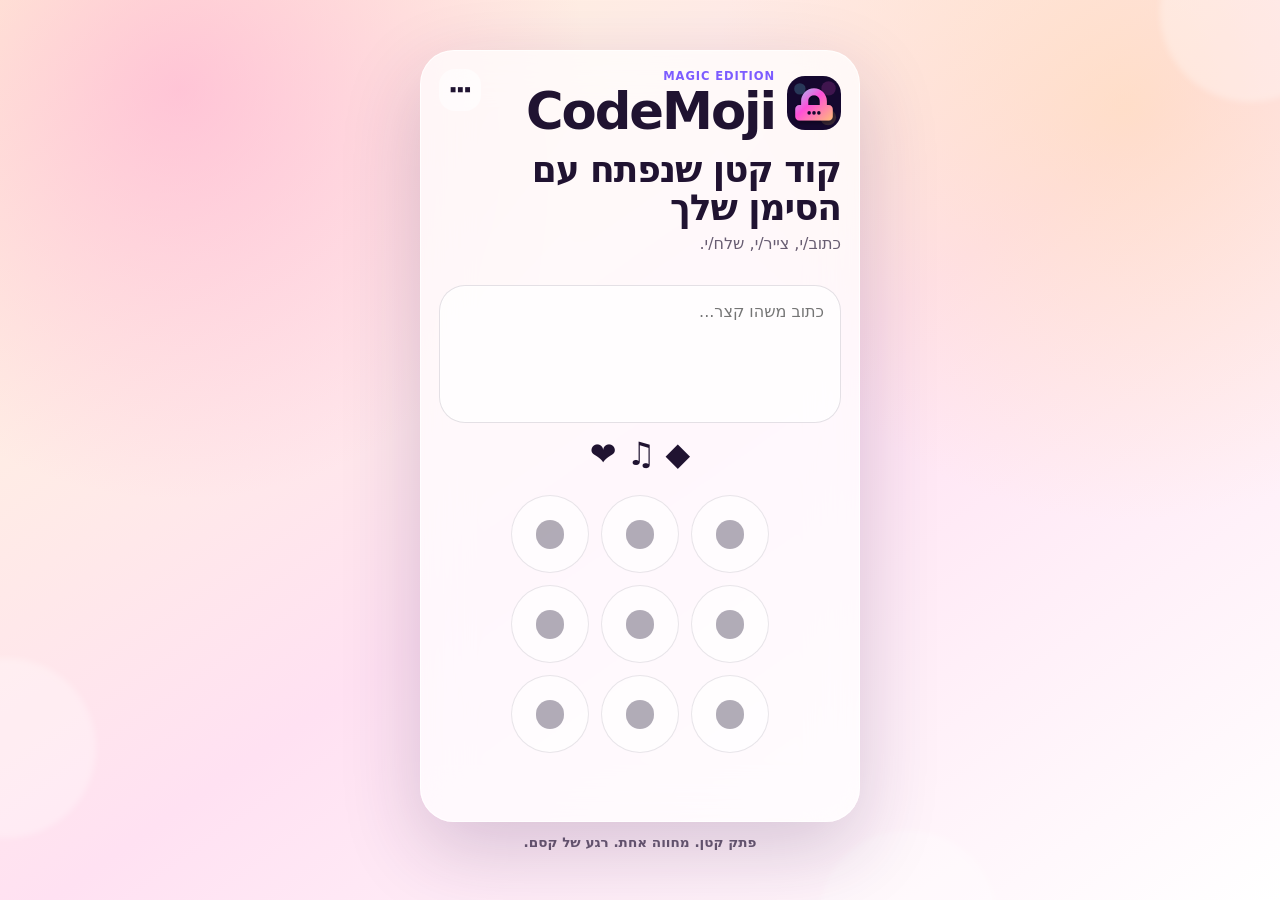
<file: index.html>
<!doctype html>
<html lang="he" dir="rtl">
<head>
  <meta charset="utf-8" />
  <meta name="viewport" content="width=device-width, initial-scale=1, viewport-fit=cover" />
  <title>CodeMoji - קוד קטן שנפתח עם הסימן שלך</title>
  <meta name="description" content="CodeMoji - הודעה קטנה לחברים סקרנים שנפתחת עם סימן אישי במכשיר." />
  <meta name="theme-color" content="#fff6d8" />
  <meta name="apple-mobile-web-app-capable" content="yes" />
  <meta name="apple-mobile-web-app-title" content="CodeMoji" />
  <meta name="apple-mobile-web-app-status-bar-style" content="default" />
  <link rel="manifest" href="manifest.webmanifest?v=magic-state-machine-20260512" />
  <link rel="icon" href="assets/icon.svg" type="image/svg+xml" />
  <link rel="apple-touch-icon" href="assets/icon.svg" />
  <link rel="stylesheet" href="styles.css?v=magic-state-machine-20260512" />
  <script defer src="config.js?v=magic-state-machine-20260512"></script>
  <script defer src="app.js?v=magic-state-machine-20260512"></script>
</head>
<body>
  <div class="ambient" aria-hidden="true">
    <span class="bubble bubble-a"></span>
    <span class="bubble bubble-b"></span>
    <span class="bubble bubble-c"></span>
  </div>

  <main id="mainApp" class="app-shell">
    <section id="appCard" class="codemoji-card glass" aria-live="polite">
      <header class="card-head">
        <div class="brand-line">
          <img src="assets/icon.svg" class="logo" alt="CodeMoji" />
          <div>
            <p class="eyebrow">Magic Edition</p>
            <h1>CodeMoji</h1>
          </div>
        </div>
        <button id="settingsBtn" class="mini-btn" type="button" aria-label="איפוס סימן">⋯</button>
      </header>

      <div class="card-copy">
        <h2 id="cardTitle">קוד קטן שנפתח עם הסימן שלך</h2>
        <p id="cardSubtitle">כתוב/י, צייר/י, שלח/י.</p>
      </div>

      <div id="dynamicArea" class="dynamic-area"></div>

      <button id="primaryBtn" class="primary-btn wide" type="button">התחלה</button>

      <div id="secondaryRow" class="secondary-row"></div>

      <div id="statusLine" class="status-line"></div>
    </section>

    <p class="footer-note">
      פתק קטן. מחווה אחת. רגע של קסם.
    </p>
  </main>

  <template id="patternTemplate">
    <div class="pattern-wrap">
      <div class="pattern-grid" data-pattern-grid></div>
      <div class="pattern-readout" data-pattern-readout>בחר/י לפחות 4 נקודות</div>
    </div>
  </template>
</body>
</html>
</file>
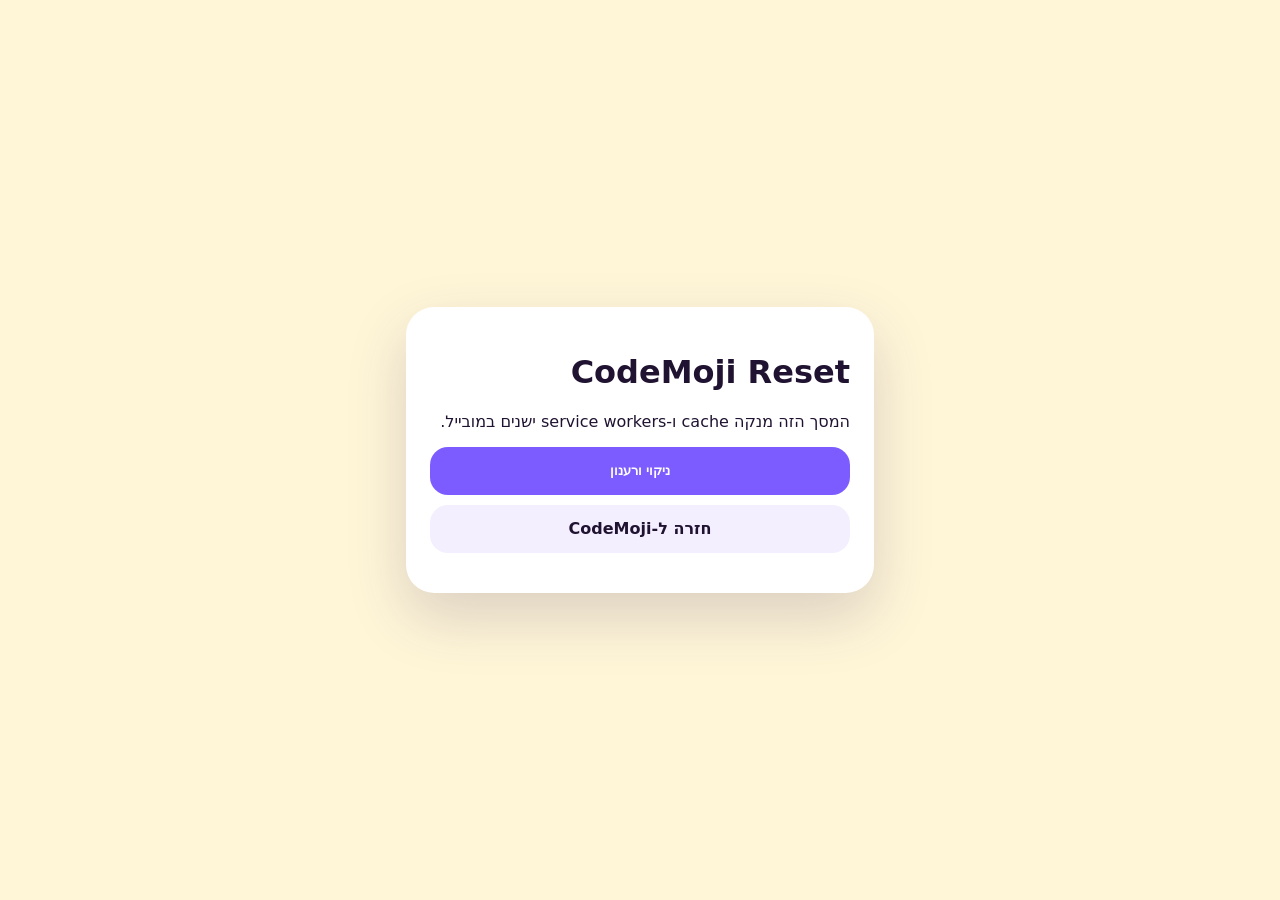
<file: reset.html>
<!doctype html>
<html lang="he" dir="rtl">
<head>
  <meta charset="utf-8" />
  <meta name="viewport" content="width=device-width, initial-scale=1" />
  <title>CodeMoji Reset</title>
  <style>
    body { margin:0; min-height:100svh; display:grid; place-items:center; font-family:system-ui,Arial,sans-serif; background:#fff6d8; color:#201331; }
    main { width:min(420px, calc(100% - 24px)); padding:24px; border-radius:28px; background:white; box-shadow:0 24px 60px rgba(53,32,86,.18); }
    button,a { display:grid; place-items:center; min-height:48px; border-radius:18px; border:0; font-weight:900; text-decoration:none; }
    button { width:100%; background:#7c5cff; color:white; }
    a { margin-top:10px; background:#f3efff; color:#201331; }
  </style>
</head>
<body>
  <main>
    <h1>CodeMoji Reset</h1>
    <p>המסך הזה מנקה cache ו-service workers ישנים במובייל.</p>
    <button id="resetBtn">ניקוי ורענון</button>
    <a href="./?v=cm8-reset">חזרה ל-CodeMoji</a>
    <p id="status"></p>
  </main>
  <script>
    const status = document.getElementById("status");
    document.getElementById("resetBtn").onclick = async () => {
      try {
        if ("serviceWorker" in navigator) {
          const regs = await navigator.serviceWorker.getRegistrations();
          await Promise.all(regs.map((r) => r.unregister()));
        }
        if ("caches" in window) {
          const keys = await caches.keys();
          await Promise.all(keys.map((k) => caches.delete(k)));
        }
        status.textContent = "נוקה. חוזרים לגרסה החדשה.";
        location.href = "./?v=cm8-clean";
      } catch {
        status.textContent = "ניקוי חלקי. נסה/י רענון ידני.";
      }
    };
  </script>
</body>
</html>
</file>
<file: styles.css>
:root {
  --ink: #201331;
  --muted: rgba(32, 19, 49, .68);
  --quiet: rgba(32, 19, 49, .48);
  --card: rgba(255, 255, 255, .74);
  --stroke: rgba(255, 255, 255, .82);
  --shadow: 0 28px 80px rgba(53, 32, 86, .20);
  --accent-a: #ff7ac8;
  --accent-b: #7c5cff;
  --accent-c: #66e7ff;
  --soft: rgba(255, 255, 255, .54);
  --danger: #b0004b;
}

* { box-sizing: border-box; }

html, body {
  min-height: 100%;
  min-height: 100svh;
}

body {
  margin: 0;
  color: var(--ink);
  font-family: system-ui, -apple-system, BlinkMacSystemFont, "Segoe UI", Arial, sans-serif;
  background:
    radial-gradient(circle at 12% 8%, rgba(255, 122, 200, .34), transparent 28%),
    radial-gradient(circle at 88% 12%, rgba(102, 231, 255, .34), transparent 30%),
    linear-gradient(145deg, #fff7d9, #ffdff3 48%, #e6f9ff);
  overflow-x: hidden;
  overscroll-behavior: none;
  -webkit-tap-highlight-color: transparent;
}

body[data-skin="candy"] {
  background:
    radial-gradient(circle at 14% 10%, rgba(255, 122, 200, .38), transparent 30%),
    radial-gradient(circle at 88% 12%, rgba(255, 214, 130, .36), transparent 30%),
    linear-gradient(145deg, #fff7d9, #ffe1f2 52%, #ffffff);
}

body[data-skin="lemon"] {
  background:
    radial-gradient(circle at 14% 10%, rgba(255, 226, 99, .50), transparent 32%),
    radial-gradient(circle at 86% 12%, rgba(128, 255, 206, .38), transparent 30%),
    linear-gradient(145deg, #fff8c7, #eaffdf 54%, #ffffff);
}

body[data-skin="ocean"] {
  background:
    radial-gradient(circle at 14% 10%, rgba(82, 180, 255, .38), transparent 32%),
    radial-gradient(circle at 86% 12%, rgba(112, 255, 240, .34), transparent 30%),
    linear-gradient(145deg, #e4fbff, #dceeff 54%, #ffffff);
}

body[data-skin="arcade"] {
  background:
    radial-gradient(circle at 12% 8%, rgba(170, 122, 255, .38), transparent 28%),
    radial-gradient(circle at 88% 12%, rgba(255, 122, 219, .32), transparent 30%),
    linear-gradient(145deg, #f0e6ff, #e7f2ff 48%, #fff0fb);
}

body[data-skin="sunset"] {
  background:
    radial-gradient(circle at 12% 8%, rgba(255, 152, 88, .42), transparent 30%),
    radial-gradient(circle at 88% 12%, rgba(255, 126, 179, .36), transparent 30%),
    linear-gradient(145deg, #fff0d6, #ffe0ef 50%, #eee7ff);
}

body[data-skin="mint"] {
  background:
    radial-gradient(circle at 12% 8%, rgba(105, 255, 183, .38), transparent 30%),
    radial-gradient(circle at 88% 12%, rgba(102, 231, 255, .30), transparent 30%),
    linear-gradient(145deg, #eaffef, #e8ffff 52%, #ffffff);
}

body[data-skin="bubblegum"] {
  background:
    radial-gradient(circle at 12% 8%, rgba(255, 111, 197, .42), transparent 30%),
    radial-gradient(circle at 88% 12%, rgba(174, 134, 255, .34), transparent 30%),
    linear-gradient(145deg, #ffe8f7, #f1e6ff 52%, #ffffff);
}

button, textarea {
  font: inherit;
}

button {
  border: 0;
  cursor: pointer;
}

textarea {
  width: 100%;
  resize: none;
}

.ambient {
  position: fixed;
  inset: 0;
  overflow: hidden;
  pointer-events: none;
}

.bubble {
  position: absolute;
  width: 180px;
  height: 180px;
  border-radius: 999px;
  background: rgba(255,255,255,.30);
  filter: blur(3px);
}

.bubble-a { top: -78px; right: -60px; }
.bubble-b { bottom: 62px; left: -84px; }
.bubble-c { bottom: -110px; right: 22%; }

.app-shell {
  position: relative;
  z-index: 1;
  width: min(440px, calc(100% - 24px));
  min-height: 100svh;
  margin: 0 auto;
  padding: max(18px, env(safe-area-inset-top)) 0 max(18px, env(safe-area-inset-bottom));
  display: grid;
  align-content: center;
  gap: 12px;
}

.glass {
  background: var(--card);
  border: 1px solid var(--stroke);
  box-shadow: var(--shadow);
  backdrop-filter: blur(24px) saturate(1.2);
  -webkit-backdrop-filter: blur(24px) saturate(1.2);
}

.codemoji-card {
  min-height: min(720px, calc(100svh - 64px));
  border-radius: 34px;
  padding: 18px;
  display: flex;
  flex-direction: column;
  gap: 14px;
}

.card-head {
  display: flex;
  justify-content: space-between;
  gap: 12px;
  align-items: flex-start;
}

.brand-line {
  display: flex;
  gap: 12px;
  align-items: center;
}

.logo {
  width: 54px;
  height: 54px;
  border-radius: 18px;
}

.eyebrow {
  margin: 0 0 3px;
  color: var(--accent-b);
  font-size: .72rem;
  font-weight: 900;
  letter-spacing: .08em;
  text-transform: uppercase;
}

h1, h2, p {
  margin-top: 0;
}

h1 {
  margin-bottom: 0;
  line-height: 1;
  font-size: clamp(2rem, 9vw, 3.2rem);
  letter-spacing: -.04em;
}

h2 {
  margin-bottom: 6px;
  font-size: clamp(1.55rem, 7vw, 2.25rem);
  line-height: 1.04;
  letter-spacing: -.03em;
}

.card-copy p {
  color: var(--muted);
  line-height: 1.45;
}

.dynamic-area {
  flex: 1;
  display: grid;
  align-content: start;
  gap: 12px;
}

.message-input,
.raw-link {
  min-height: 138px;
  border: 1px solid rgba(32, 19, 49, .12);
  border-radius: 26px;
  padding: 16px;
  background: rgba(255, 255, 255, .68);
  color: var(--ink);
  outline: none;
  box-shadow: inset 0 0 0 1px rgba(255,255,255,.32);
}

.raw-link {
  min-height: 104px;
  direction: ltr;
  text-align: left;
  font-size: .82rem;
}

.message-input:focus,
.raw-link:focus {
  border-color: var(--accent-b);
}

.counter {
  margin-top: -5px;
  color: var(--quiet);
  font-weight: 800;
  text-align: left;
}

.primary-btn,
.secondary-btn,
.ghost-btn,
.mini-btn,
.skin-chip {
  border-radius: 20px;
  min-height: 50px;
  padding: 0 16px;
  font-weight: 950;
}

.primary-btn {
  color: white;
  background: linear-gradient(135deg, var(--accent-a), var(--accent-b) 56%, var(--accent-c));
  box-shadow: 0 16px 38px rgba(124, 92, 255, .26);
}

.secondary-btn {
  color: var(--ink);
  background: rgba(255, 255, 255, .64);
  border: 1px solid rgba(32, 19, 49, .10);
}

.ghost-btn {
  color: var(--muted);
  background: rgba(255,255,255,.30);
  border: 1px dashed rgba(32, 19, 49, .18);
}

.mini-btn {
  min-height: 42px;
  width: 42px;
  padding: 0;
  border-radius: 16px;
  background: rgba(255,255,255,.54);
  color: var(--ink);
  font-size: 1.4rem;
}

.wide {
  width: 100%;
}

.secondary-row {
  display: grid;
  grid-template-columns: repeat(2, minmax(0, 1fr));
  gap: 8px;
}

.status-line {
  min-height: 22px;
  color: var(--accent-b);
  font-weight: 850;
  line-height: 1.35;
}

.sign-card,
.soft-box,
.ready-box,
.danger-box {
  border-radius: 26px;
  padding: 14px;
  background: rgba(255,255,255,.54);
  border: 1px solid rgba(32, 19, 49, .10);
}

.danger-box {
  color: var(--danger);
  background: rgba(255, 255, 255, .68);
}

.sign-card span,
.sign-card small {
  display: block;
  color: var(--muted);
  font-weight: 800;
}

.sign-card strong,
.big-sign {
  display: block;
  margin: 4px 0;
  font-size: 2.4rem;
  line-height: 1;
  letter-spacing: .05em;
}

.words {
  color: var(--accent-b);
  direction: ltr;
  font-weight: 900;
}

.skin-row {
  display: flex;
  gap: 8px;
  overflow-x: auto;
  padding-bottom: 3px;
}

.skin-chip {
  flex: 0 0 auto;
  min-height: 38px;
  border-radius: 999px;
  color: var(--ink);
  background: rgba(255,255,255,.48);
  border: 2px solid transparent;
}

.skin-chip.active {
  border-color: var(--accent-b);
  background: rgba(255,255,255,.84);
}

.pattern-wrap {
  display: grid;
  gap: 10px;
}

.pattern-grid {
  width: min(282px, 100%);
  margin: 2px auto 0;
  display: grid;
  grid-template-columns: repeat(3, 1fr);
  gap: 11px;
}

.pattern-dot {
  aspect-ratio: 1;
  border-radius: 24px;
  color: rgba(32, 19, 49, .58);
  background: rgba(255,255,255,.56);
  border: 1px solid rgba(32, 19, 49, .10);
  font-weight: 950;
  font-size: 1.08rem;
}

.pattern-dot.selected {
  color: white;
  background: linear-gradient(135deg, var(--accent-a), var(--accent-b));
  box-shadow: 0 14px 28px rgba(124, 92, 255, .22);
}

.pattern-readout {
  color: var(--muted);
  text-align: center;
  font-weight: 800;
}

.pretty-link {
  display: inline-grid;
  place-items: center;
  margin-top: 12px;
  min-height: 46px;
  padding: 0 16px;
  border-radius: 18px;
  color: var(--accent-b);
  background: rgba(255,255,255,.70);
  font-weight: 950;
  text-decoration: underline;
  text-underline-offset: 4px;
}

.plain-message {
  min-height: 220px;
  border-radius: 28px;
  padding: 18px;
  background: rgba(255,255,255,.70);
  border: 1px solid rgba(32, 19, 49, .10);
  white-space: pre-wrap;
  line-height: 1.7;
  font-size: 1.15rem;
}

.hidden {
  display: none !important;
}

.footer-note {
  margin: 0;
  text-align: center;
  color: var(--muted);
  font-weight: 750;
  font-size: .85rem;
}

@media (max-width: 420px) {
  .app-shell {
    width: min(100% - 18px, 440px);
  }

  .codemoji-card {
    border-radius: 30px;
    padding: 15px;
    min-height: min(720px, calc(100svh - 46px));
  }

  .secondary-row {
    grid-template-columns: 1fr;
  }

  .sign-card strong,
  .big-sign {
    font-size: 2.1rem;
  }
}
/* Magic State Machine v1: one-card, gesture-first overrides */
body {
  overflow: hidden;
}

.codemoji-card {
  max-height: calc(100svh - 64px);
}

.card-copy p:empty {
  display: none;
}

.primary-btn:disabled {
  opacity: .42;
  cursor: default;
  filter: grayscale(.22);
  box-shadow: none;
}

.text-progress {
  height: 8px;
  border-radius: 999px;
  overflow: hidden;
  background: rgba(255,255,255,.46);
  border: 1px solid rgba(32, 19, 49, .08);
}

.text-progress-bar {
  display: block;
  width: 0;
  height: 100%;
  border-radius: inherit;
  background: linear-gradient(90deg, var(--accent-a), var(--accent-b), var(--accent-c));
  transition: width .18s ease;
}

.compact-sign {
  padding: 11px 13px;
}

.compact-sign strong,
.compact-sign .big-sign {
  font-size: 2rem;
}

.micro-hint {
  color: var(--muted);
  font-weight: 850;
  text-align: center;
  margin-top: -2px;
}

.pattern-grid {
  position: relative;
  touch-action: none;
  user-select: none;
  width: min(258px, 82vw);
  gap: 12px;
}

.pattern-line-layer {
  position: absolute;
  inset: 0;
  width: 100%;
  height: 100%;
  overflow: visible;
  pointer-events: none;
  z-index: 1;
}

.pattern-line,
.pattern-ghost-line {
  fill: none;
  stroke-linecap: round;
  stroke-linejoin: round;
}

.pattern-line {
  stroke: var(--accent-b);
  stroke-width: 9;
  opacity: .78;
  filter: drop-shadow(0 0 10px rgba(124, 92, 255, .28));
}

.pattern-ghost-line {
  stroke: var(--accent-c);
  stroke-width: 7;
  opacity: 0;
  stroke-dasharray: 9 13;
  filter: drop-shadow(0 0 12px rgba(102, 231, 255, .38));
}

.pattern-grid.show-ghost .pattern-ghost-line {
  animation: ghost-trace .9s ease both;
}

.pattern-dot {
  position: relative;
  z-index: 2;
  font-size: 0;
  border-radius: 999px;
  transform: translateZ(0);
  transition: transform .12s ease, box-shadow .12s ease, background .12s ease;
}

.pattern-dot::after {
  content: "";
  position: absolute;
  inset: 31%;
  border-radius: 999px;
  background: rgba(32, 19, 49, .35);
  transition: inset .12s ease, background .12s ease, box-shadow .12s ease;
}

.pattern-dot.selected {
  transform: scale(.96);
}

.pattern-dot.selected::after {
  inset: 20%;
  background: #fff;
  box-shadow: 0 0 0 10px rgba(255,255,255,.20), 0 0 24px rgba(124, 92, 255, .36);
}

.pattern-readout {
  min-height: 22px;
  color: var(--quiet);
  font-size: .9rem;
}

[data-route="incomingLocked"] .dynamic-area,
[data-route="incomingTrying"] .dynamic-area,
[data-route="incomingOpen"] .dynamic-area {
  align-content: center;
}

.incoming-sign {
  text-align: center;
}

.unlock-pulse {
  width: 138px;
  height: 138px;
  margin: 24px auto;
  border-radius: 999px;
  display: grid;
  place-items: center;
  color: white;
  font-size: 3rem;
  background: linear-gradient(135deg, var(--accent-a), var(--accent-b), var(--accent-c));
  box-shadow: 0 24px 60px rgba(124, 92, 255, .28);
  animation: unlock-pulse 1s ease-in-out infinite alternate;
}

.reveal-message {
  min-height: 260px;
  display: grid;
  align-content: center;
  animation: reveal-in .34s ease both;
}

.soft-shake {
  animation: soft-shake .32s ease both;
}

@keyframes ghost-trace {
  0% { opacity: 0; stroke-dashoffset: 42; }
  20% { opacity: .78; }
  100% { opacity: 0; stroke-dashoffset: 0; }
}

@keyframes unlock-pulse {
  from { transform: scale(.96); opacity: .76; }
  to { transform: scale(1.03); opacity: 1; }
}

@keyframes reveal-in {
  from { opacity: 0; transform: translateY(8px) scale(.985); }
  to { opacity: 1; transform: translateY(0) scale(1); }
}

@keyframes soft-shake {
  0%, 100% { transform: translateX(0); }
  25% { transform: translateX(6px); }
  50% { transform: translateX(-5px); }
  75% { transform: translateX(3px); }
}

@media (prefers-reduced-motion: reduce) {
  *, *::before, *::after {
    animation-duration: .001ms !important;
    animation-iteration-count: 1 !important;
    transition-duration: .001ms !important;
  }
}

@media (max-width: 420px) {
  .app-shell {
    padding-top: max(10px, env(safe-area-inset-top));
    padding-bottom: max(10px, env(safe-area-inset-bottom));
  }

  .codemoji-card {
    gap: 10px;
    max-height: calc(100svh - 42px);
  }

  h1 { font-size: 2.4rem; }
  h2 { font-size: 1.7rem; }
  .message-input { min-height: 112px; }
  .pattern-grid { width: min(236px, 82vw); gap: 10px; }
}
</file>
